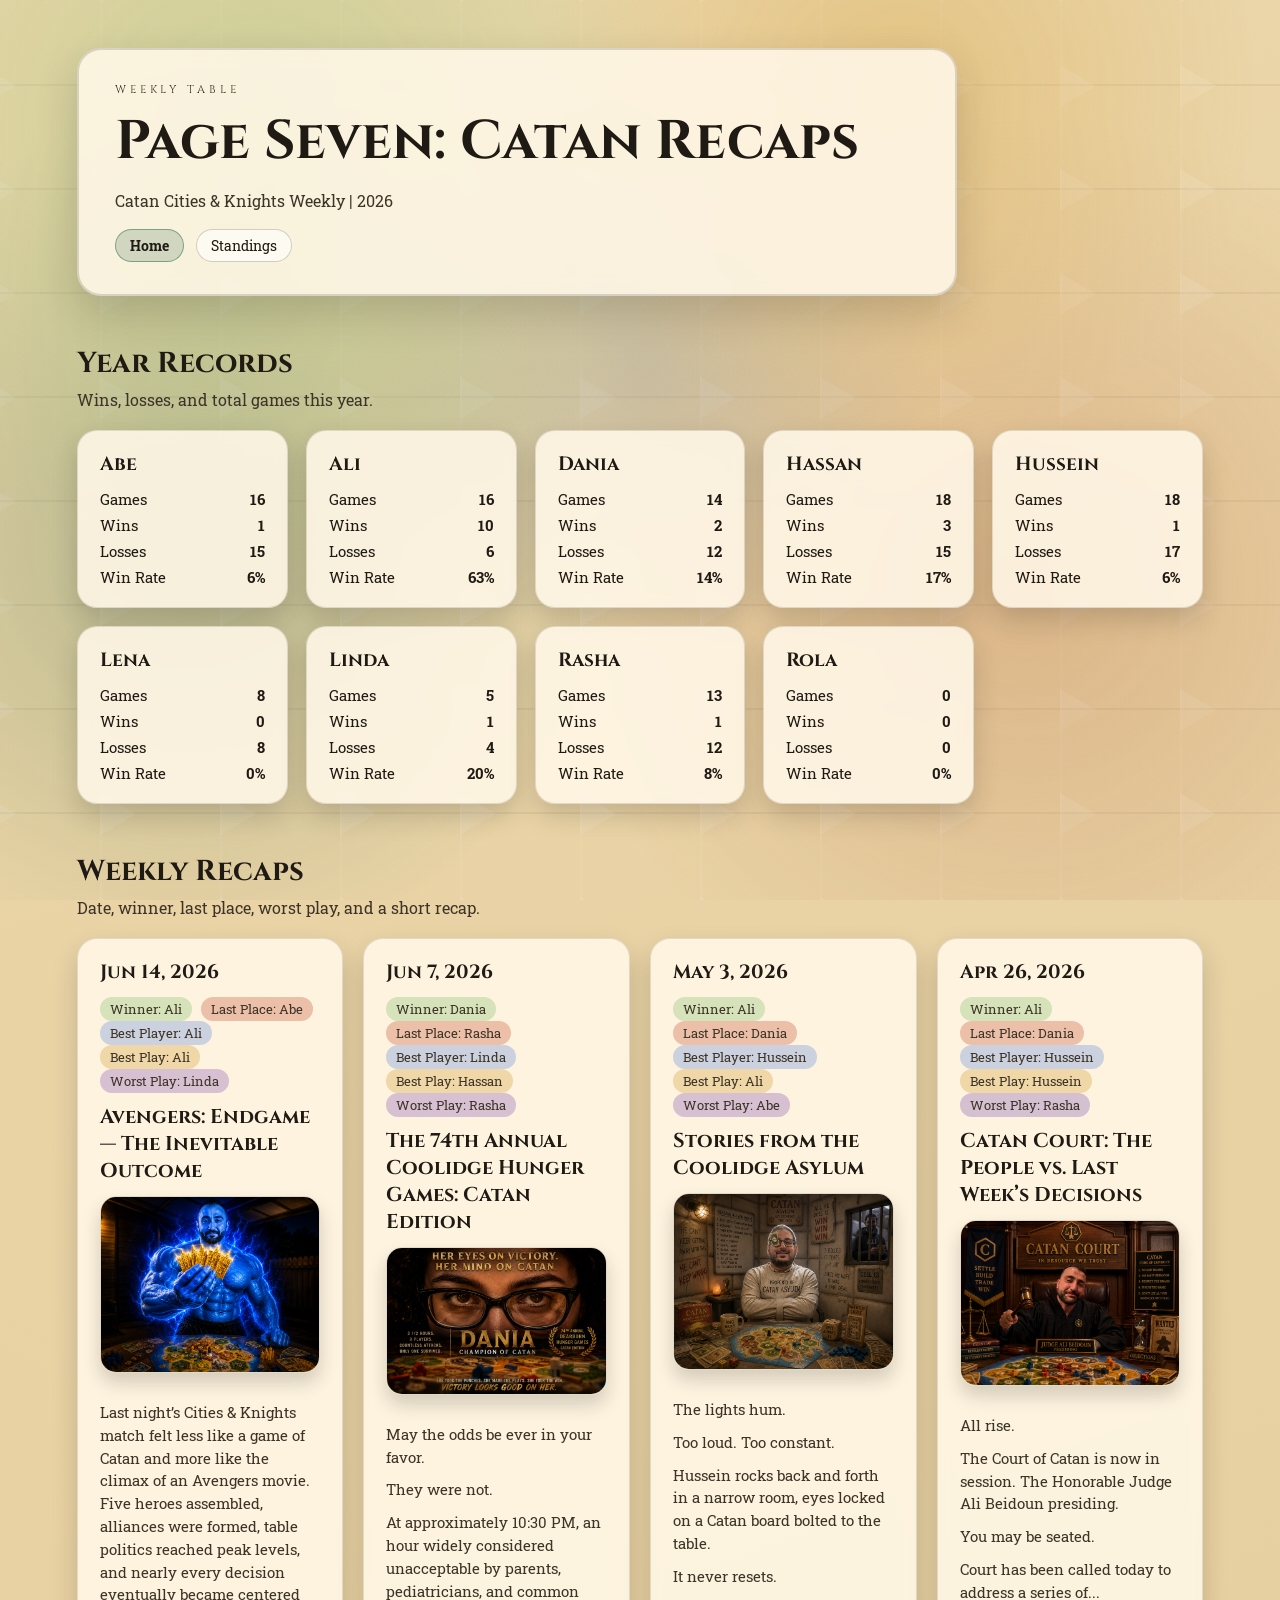
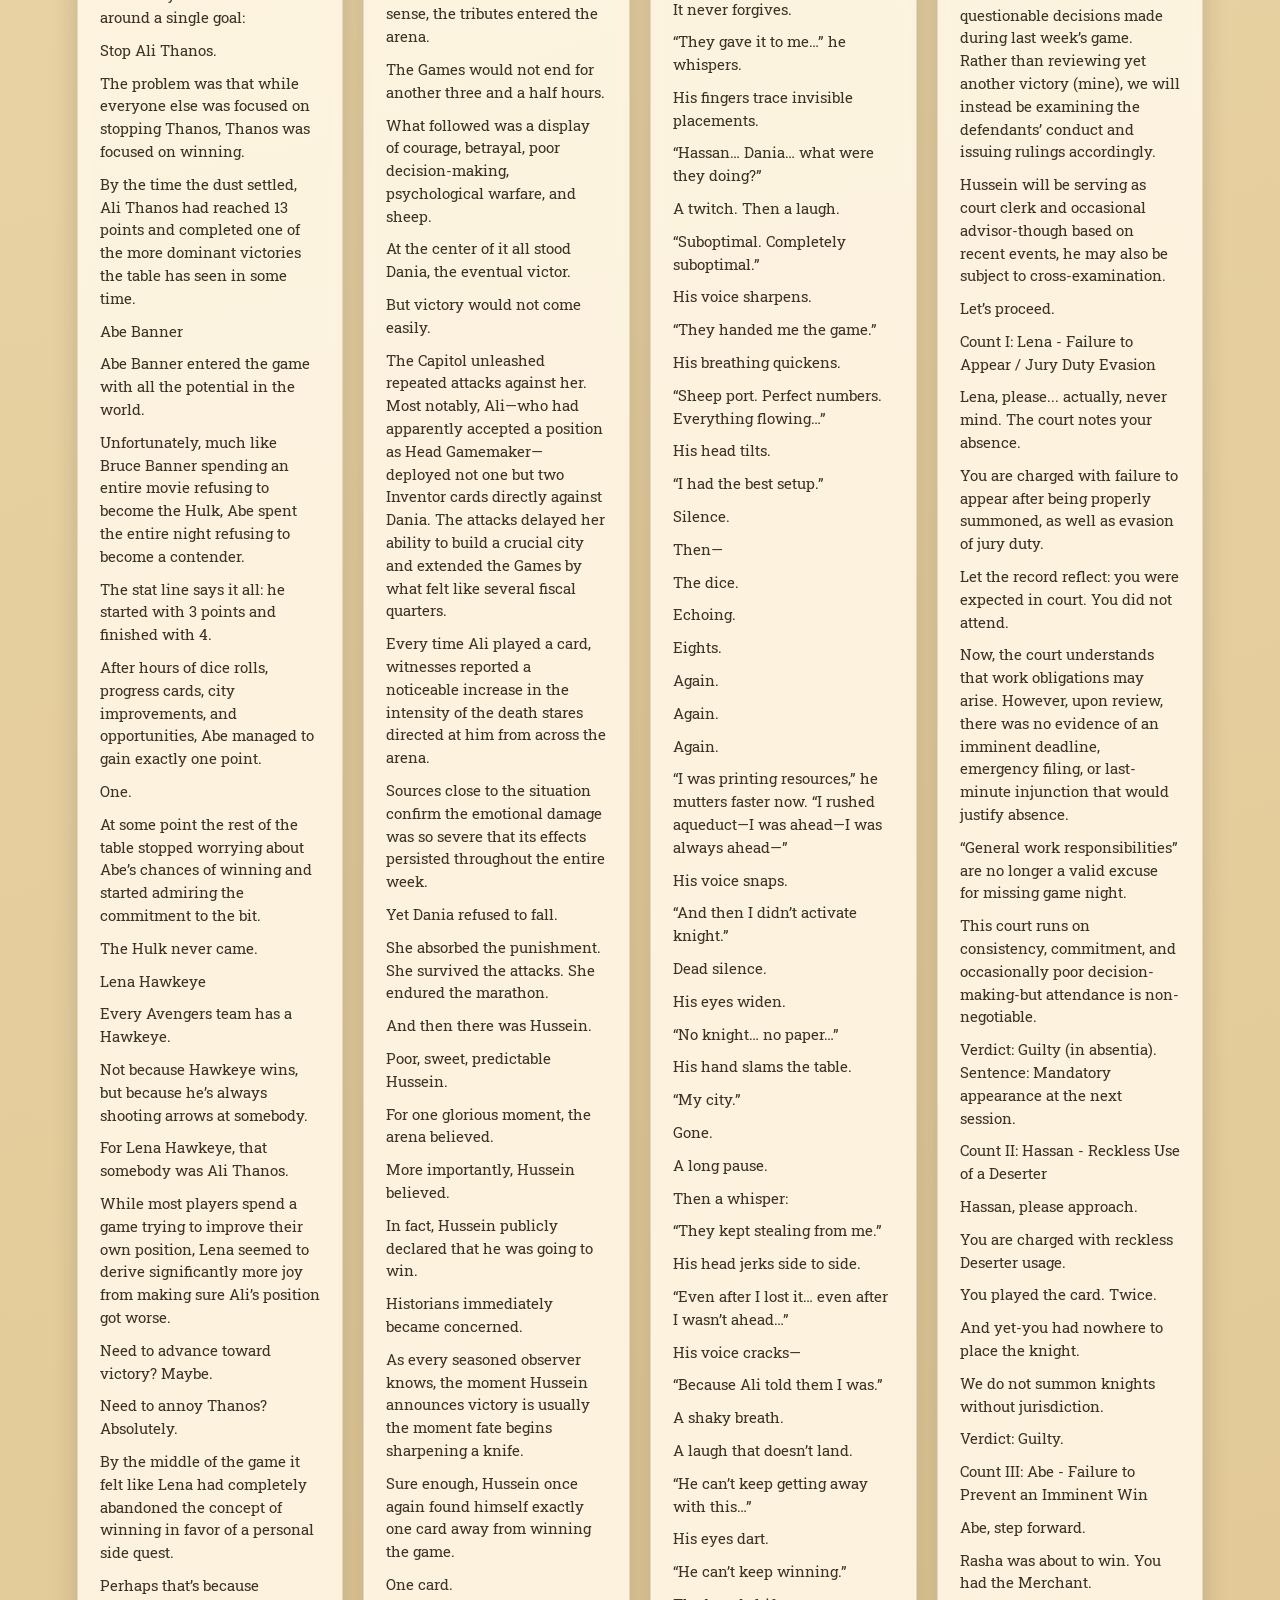
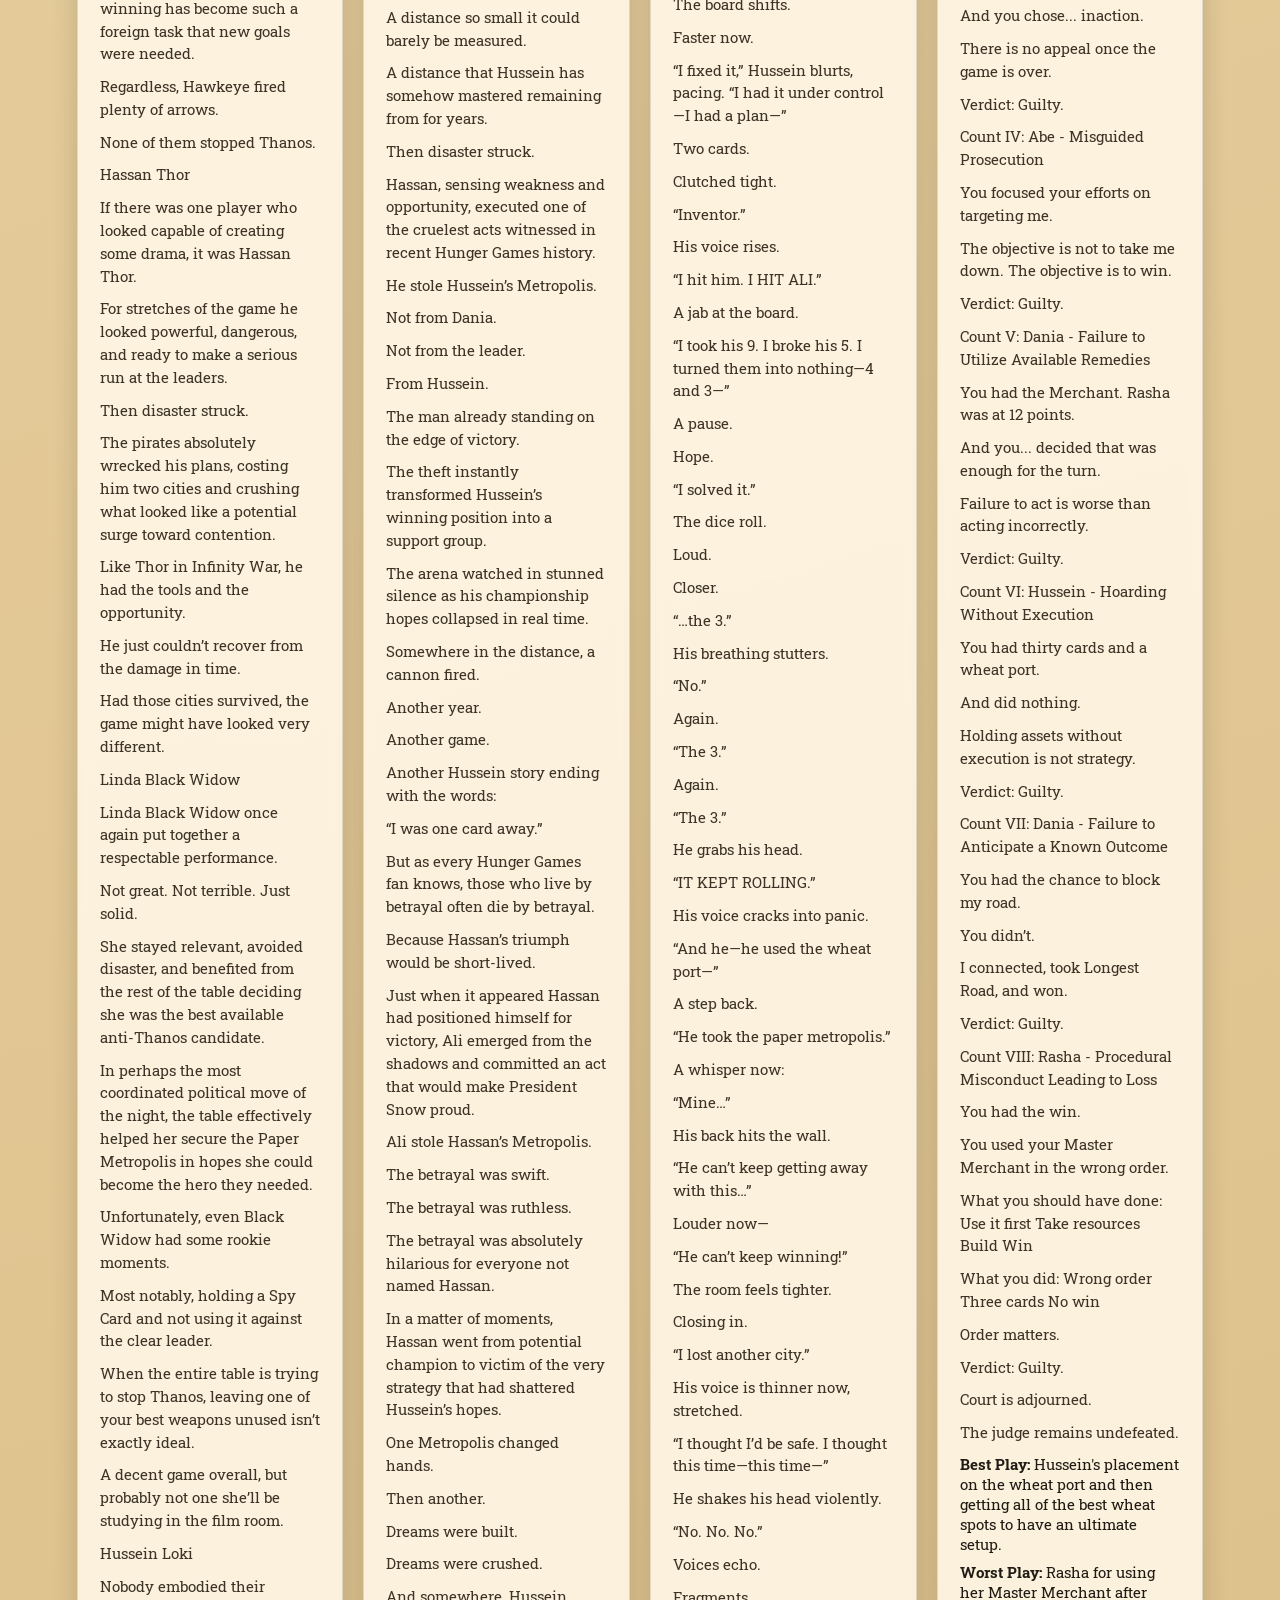
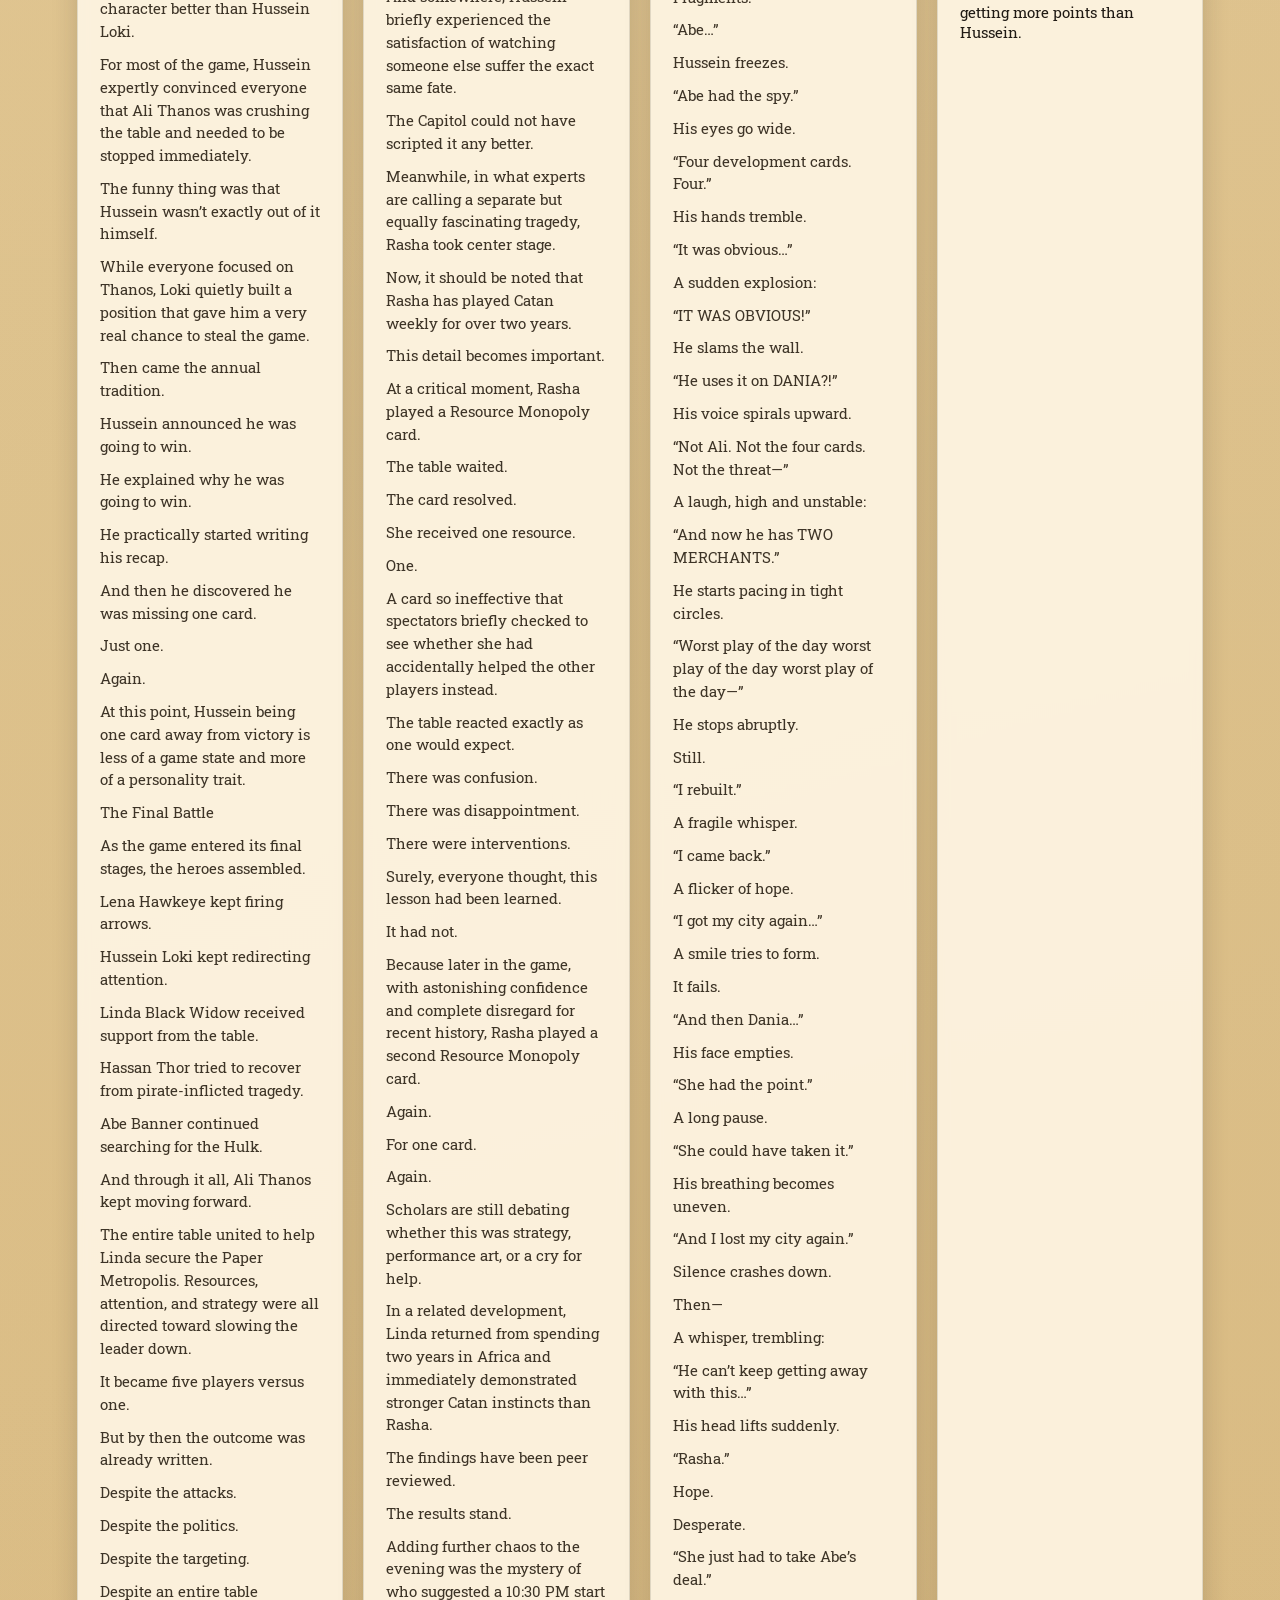
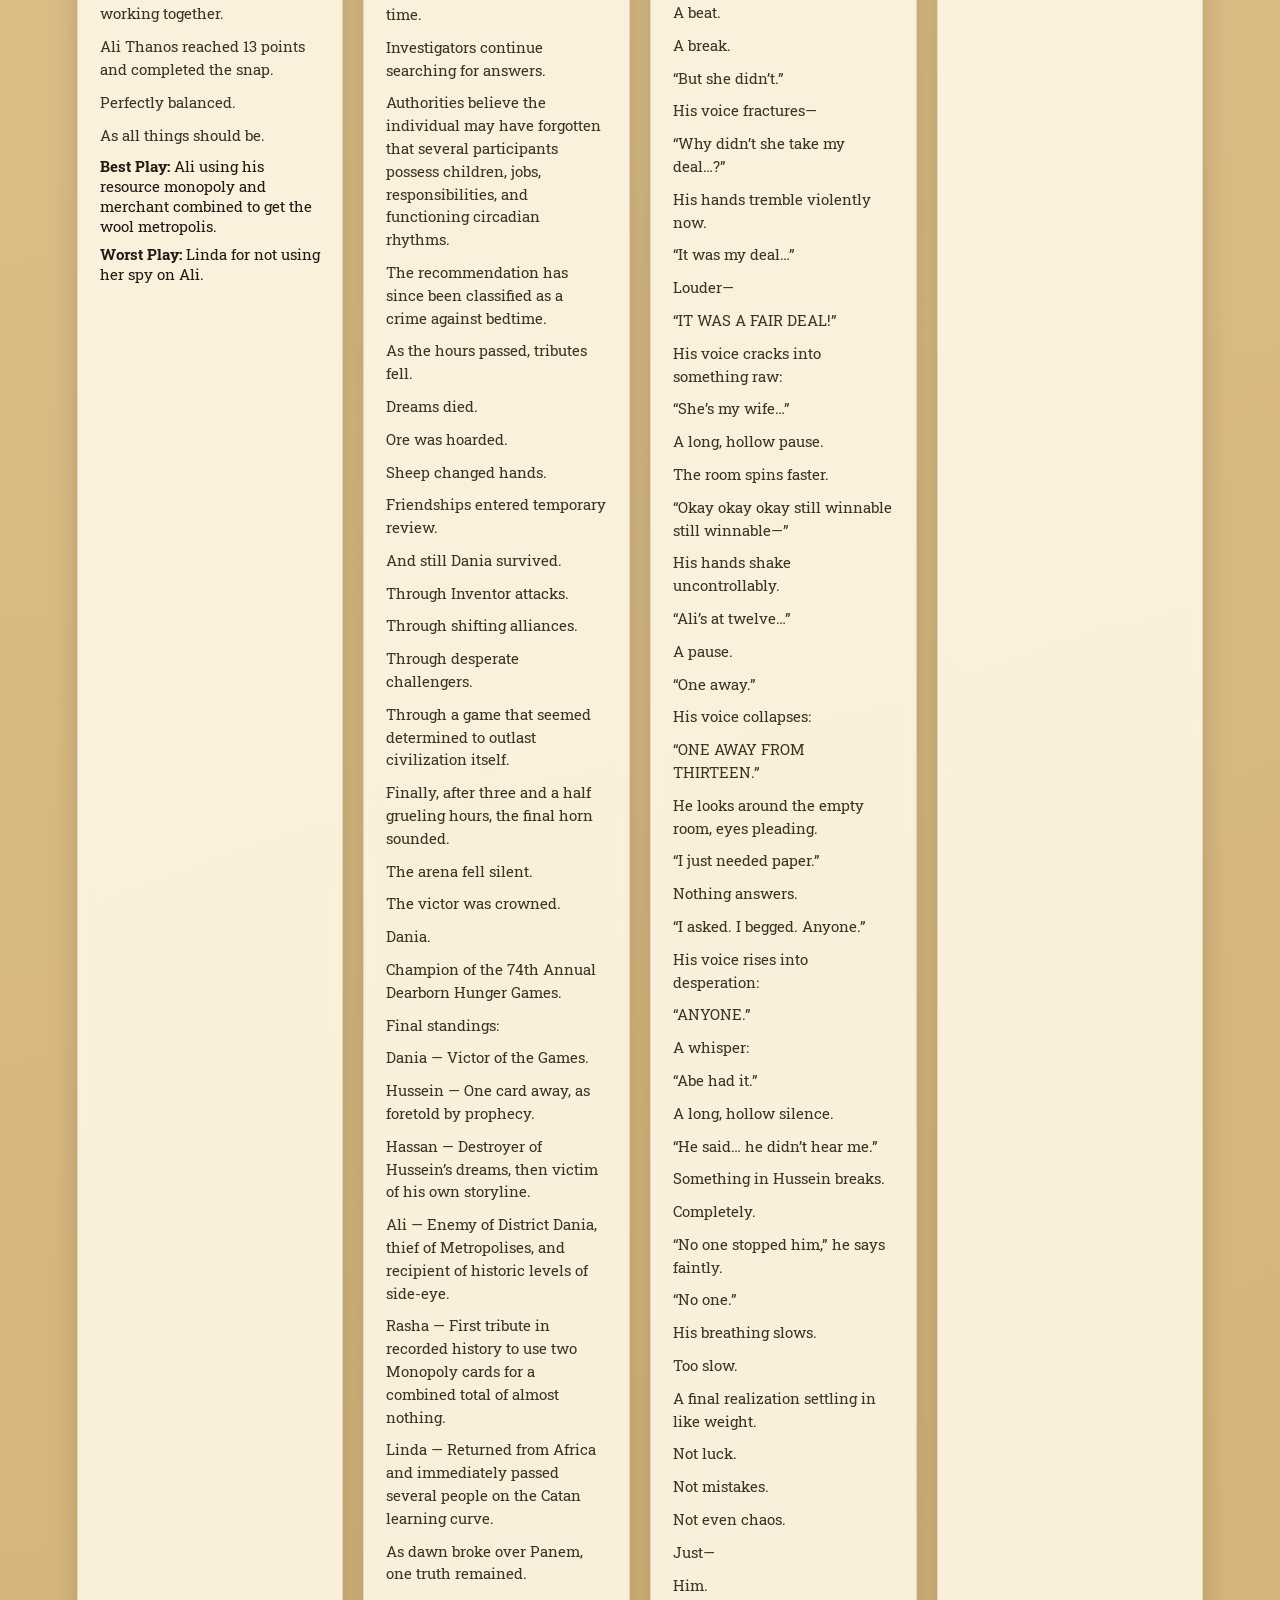
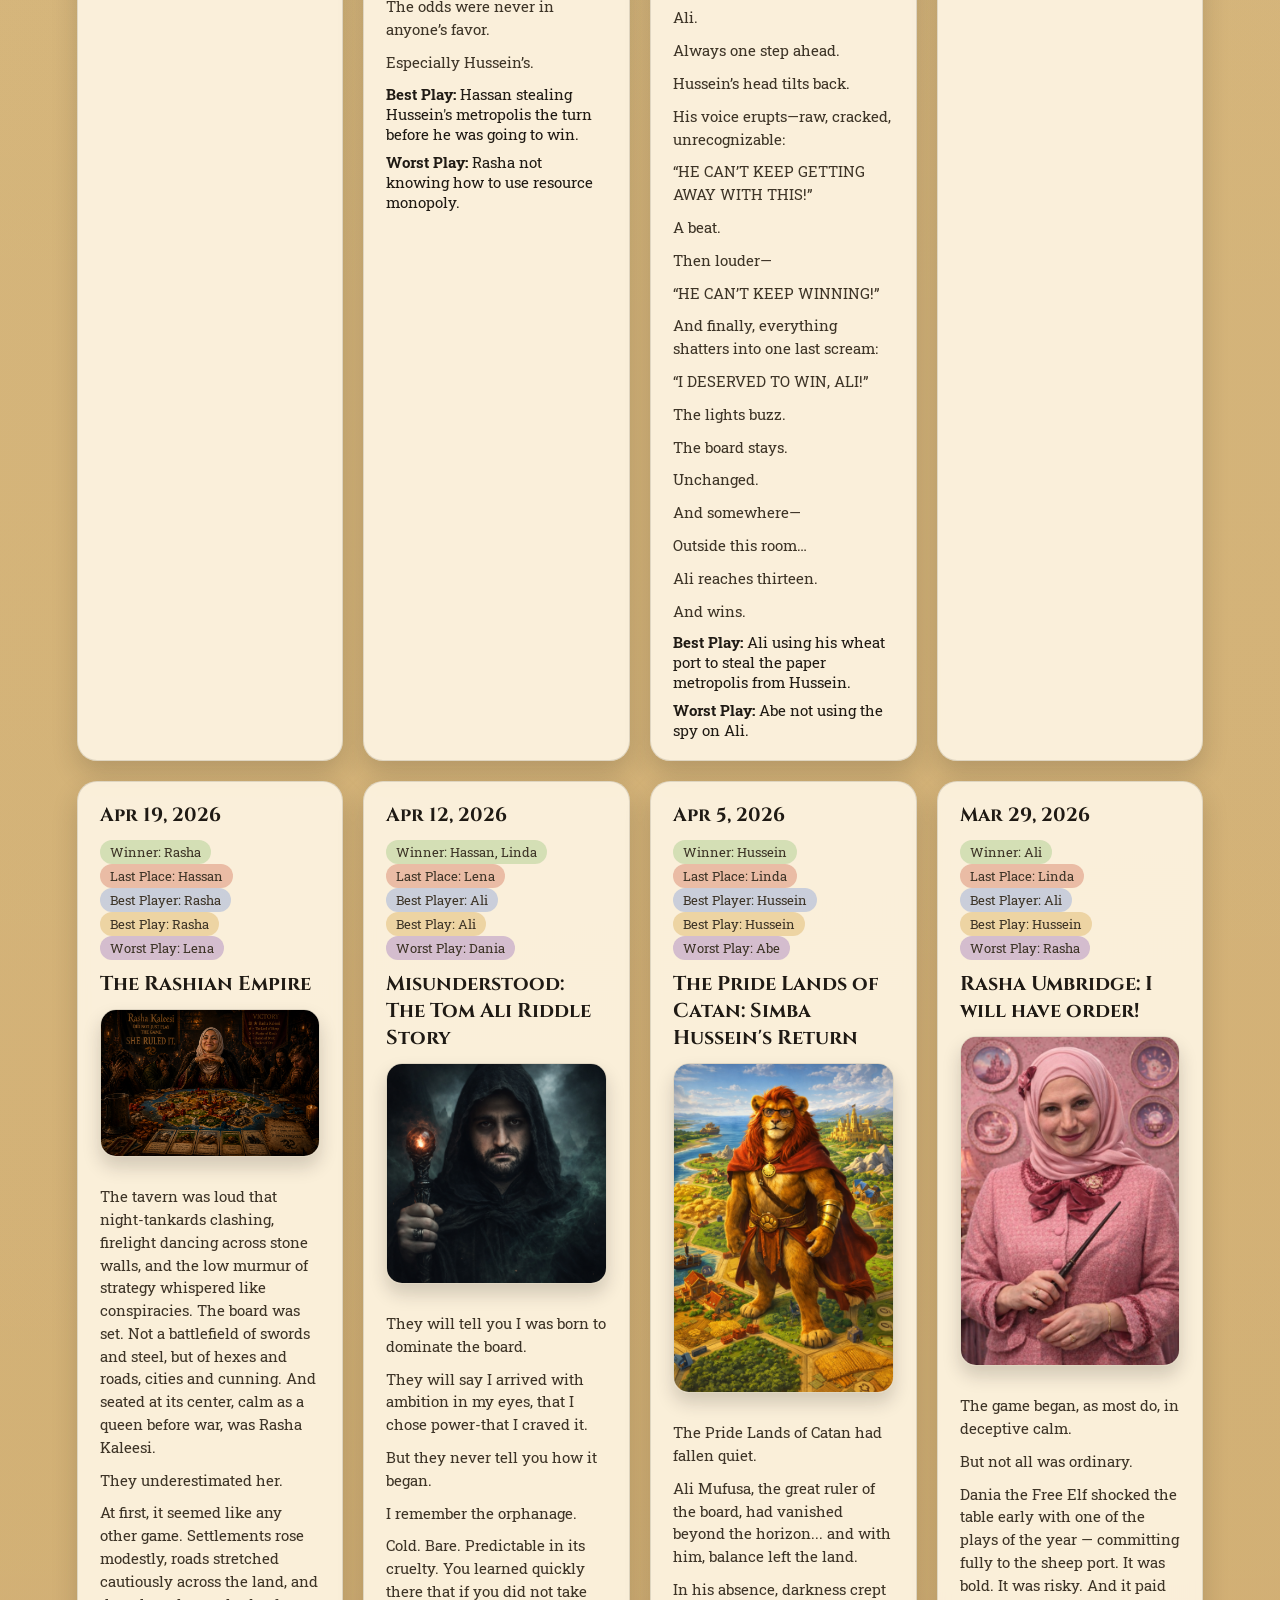
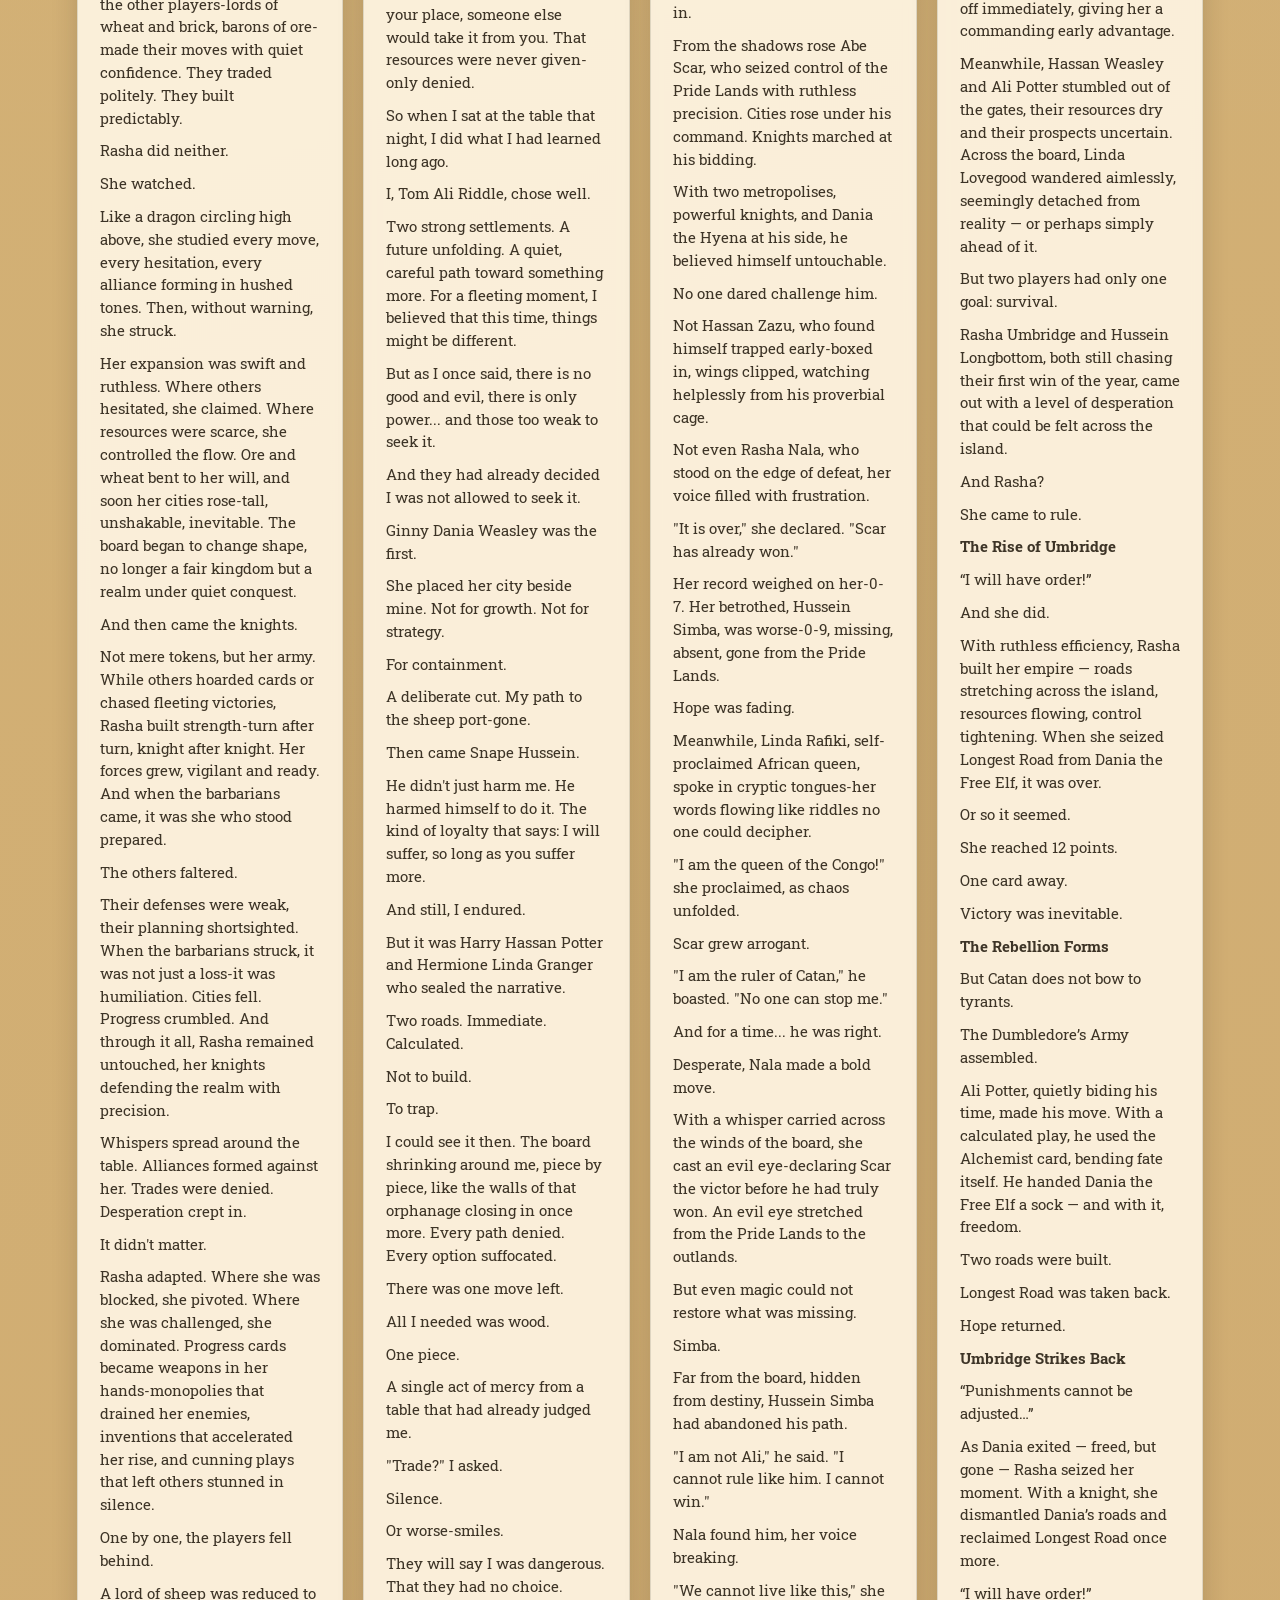
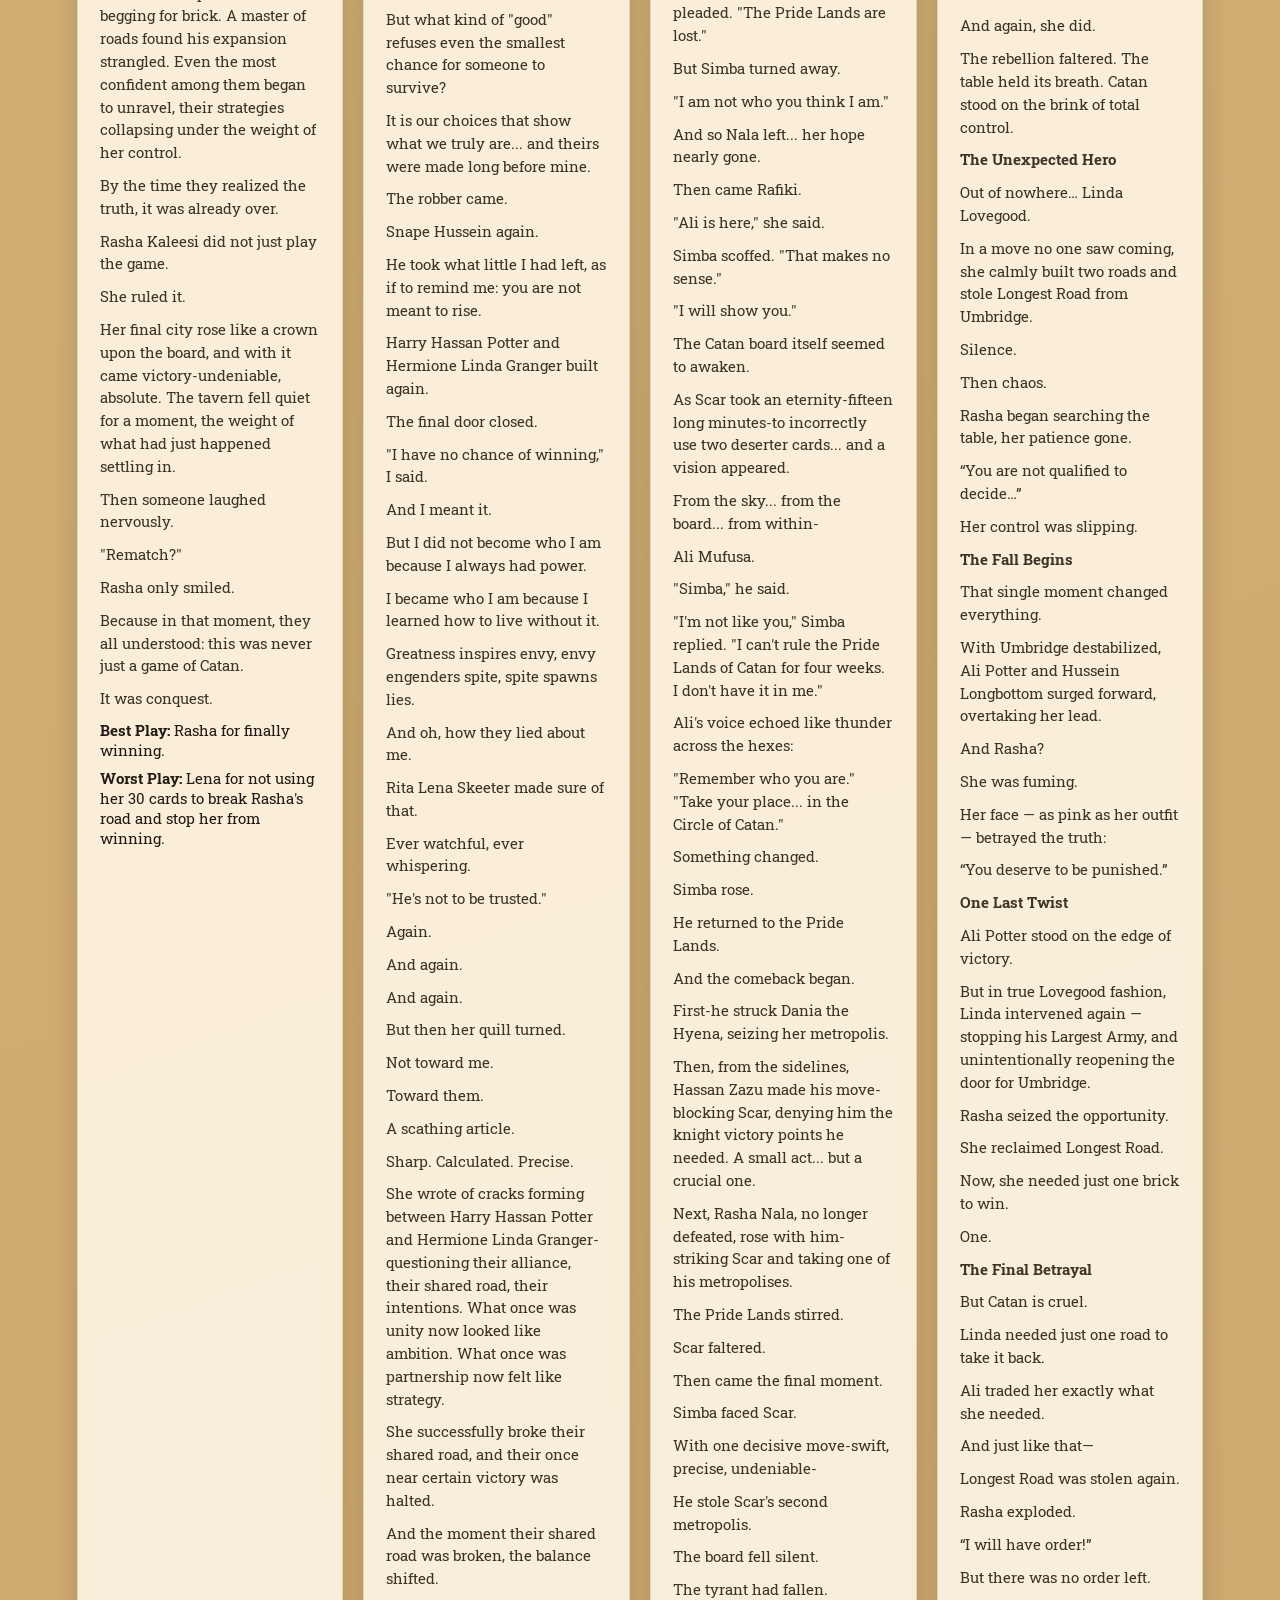
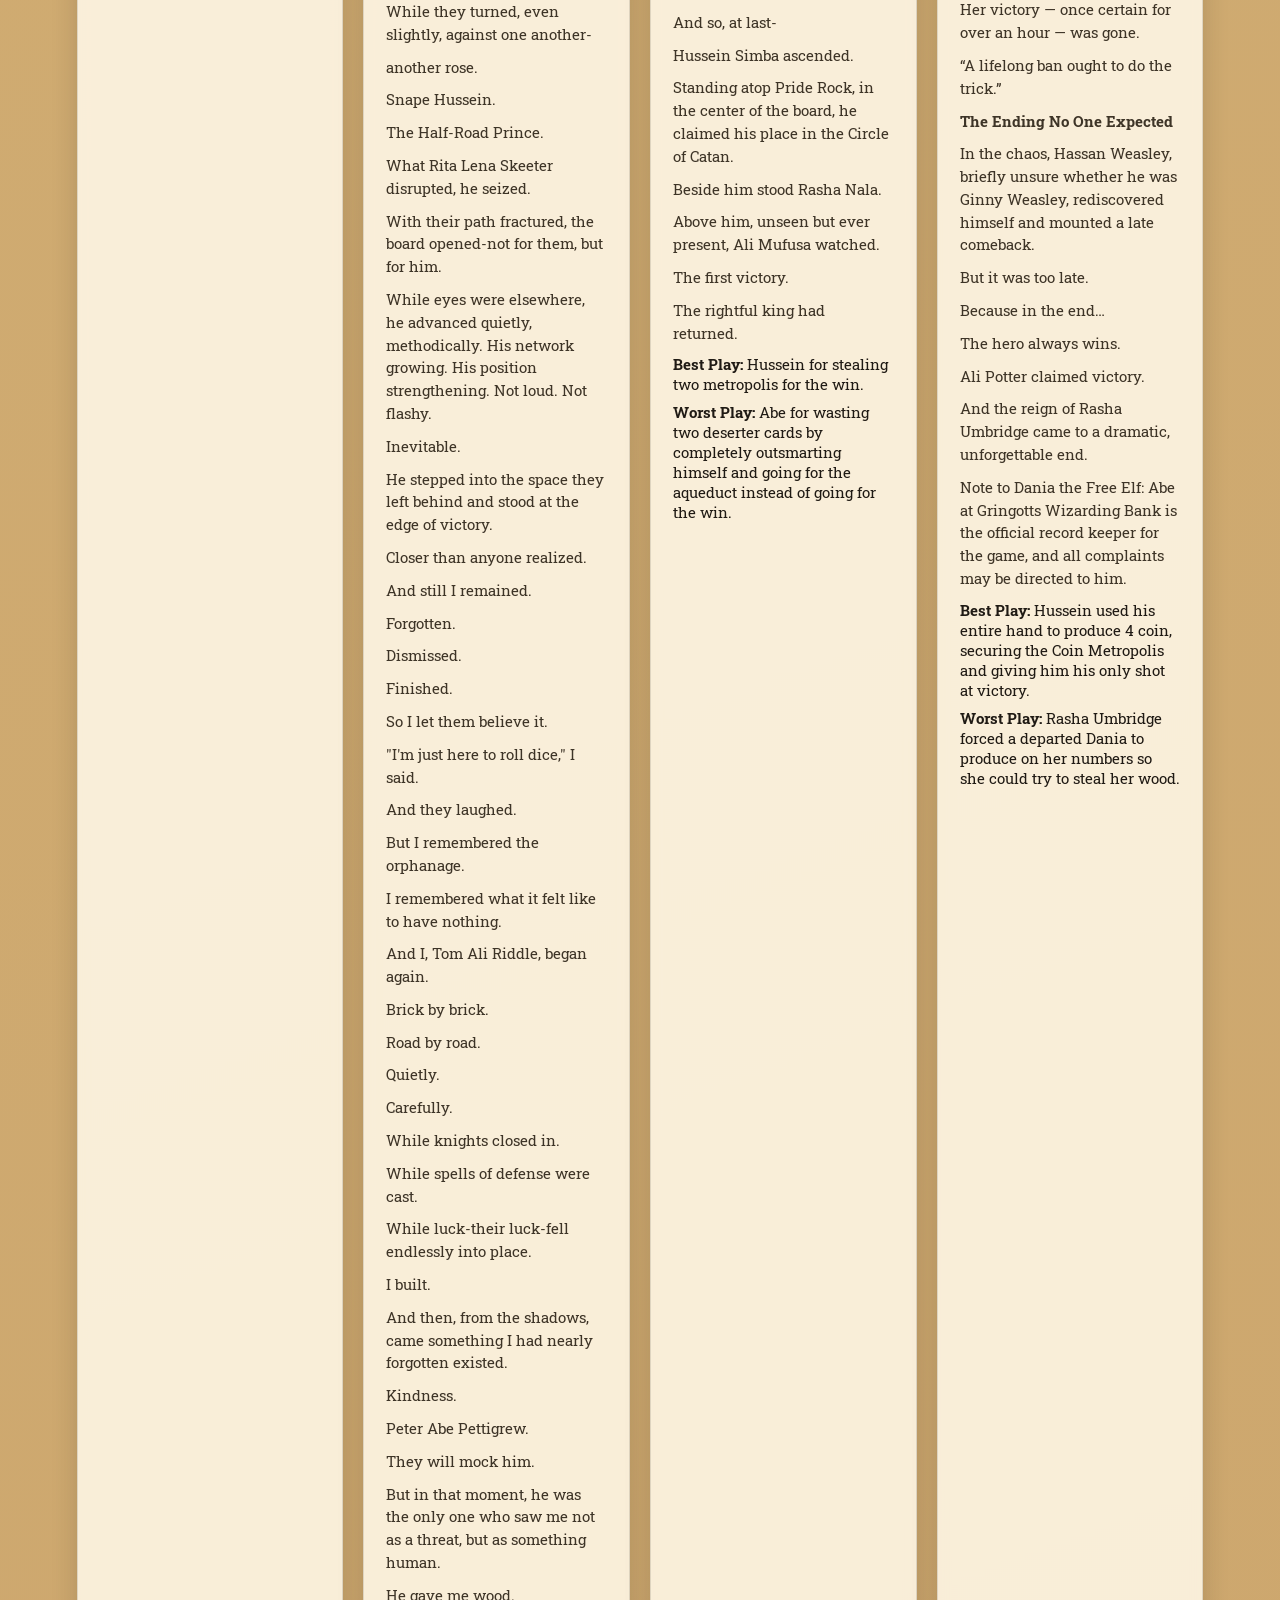
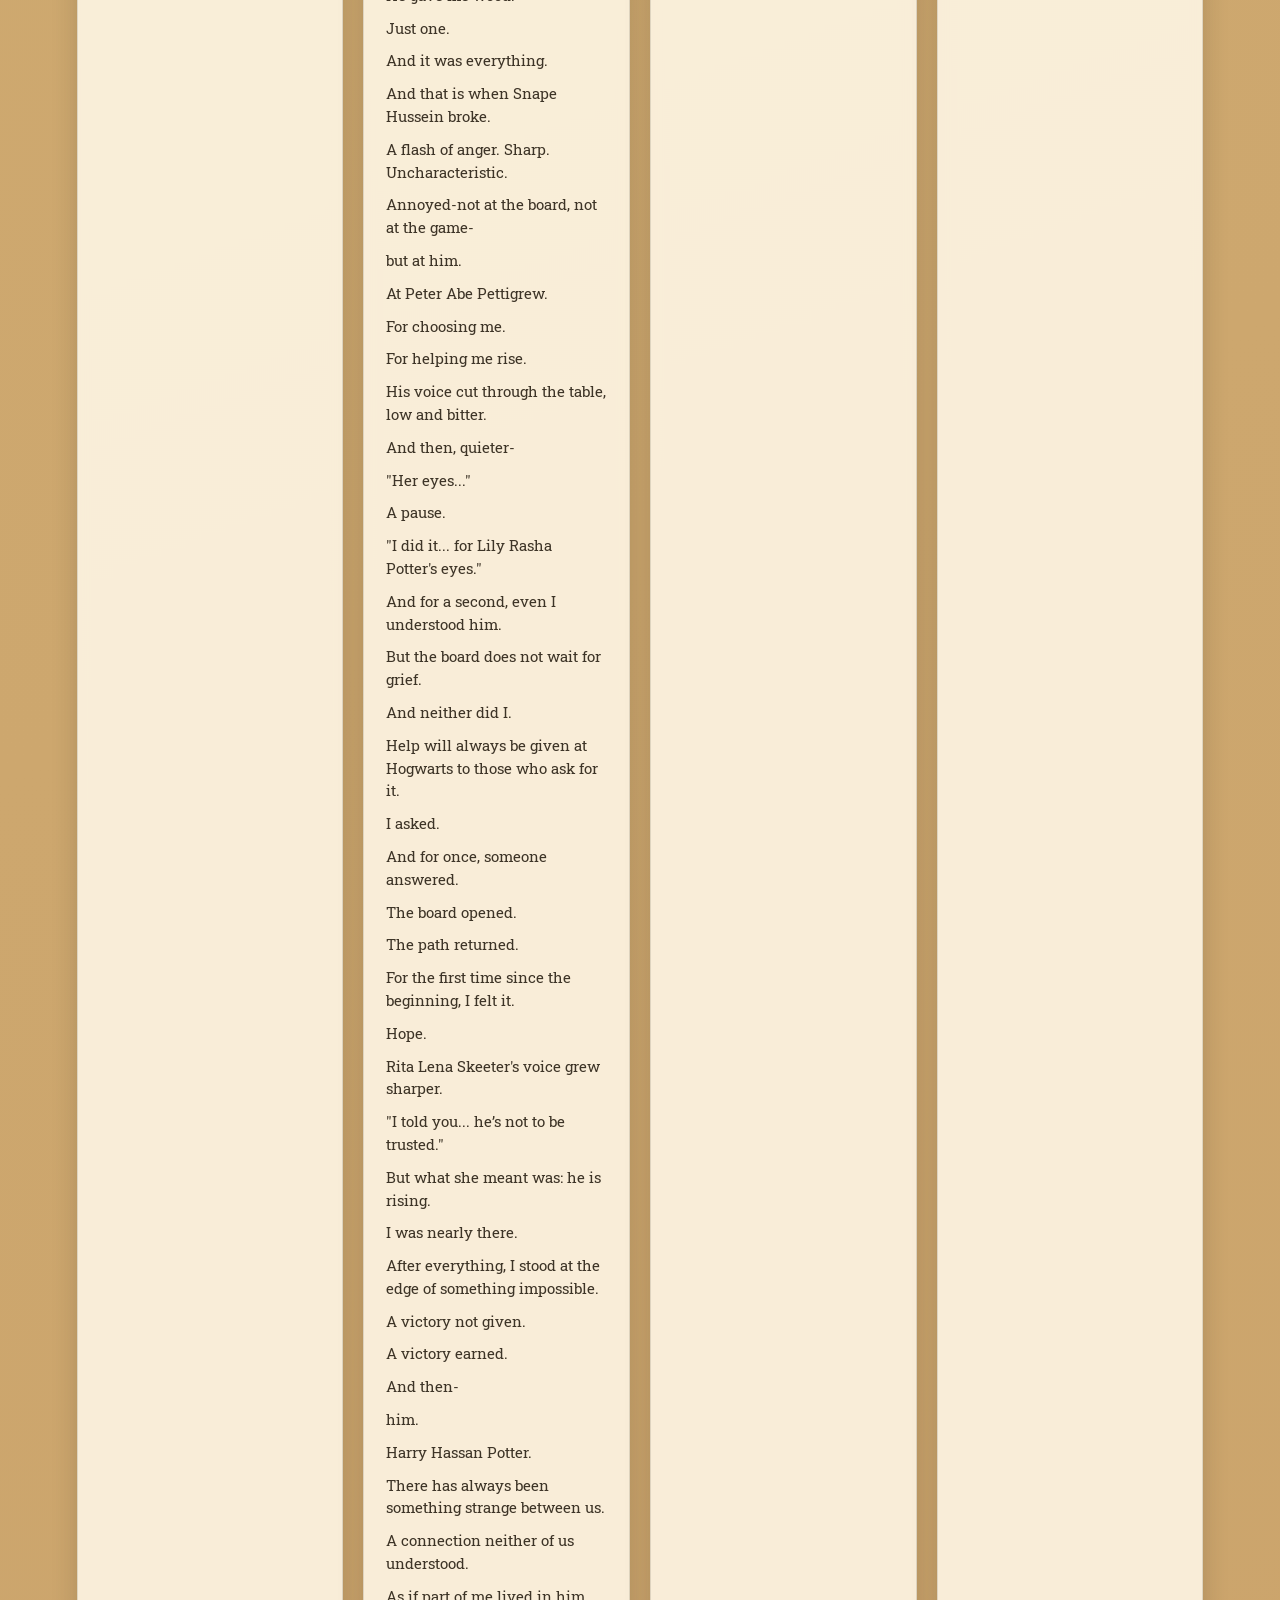
<file: index.html>
<!doctype html>
<html lang="en">
<head>
  <meta charset="utf-8" />
  <meta name="viewport" content="width=device-width, initial-scale=1" />
  <title>Page Seven: Catan Recaps</title>
  <link rel="stylesheet" href="styles.css" />
</head>
<body>
  <div class="board-overlay"></div>
  <main class="page">
    <header class="hero">
      <p class="eyebrow">Weekly Table</p>
      <h1>Page Seven: Catan Recaps</h1>
      <p class="subhead" data-meta>Season Overview</p>
      <nav class="nav">
        <a class="nav-link is-active" href="index.html">Home</a>
        <a class="nav-link" href="standings.html">Standings</a>
      </nav>
    </header>

    <section class="section">
      <div class="section-header">
        <h2>Year Records</h2>
        <p class="section-note">Wins, losses, and total games this year.</p>
      </div>
      <div class="record-grid" data-records></div>
    </section>

    <section class="section">
      <div class="section-header">
        <h2>Weekly Recaps</h2>
        <p class="section-note">Date, winner, last place, worst play, and a short recap.</p>
      </div>
      <div class="recap-grid" data-recaps></div>
    </section>

    <footer class="footer">
      <div class="update-box">
        <h3>How to Update</h3>
        <p>Edit <code>data.json</code> and refresh the page. Add a new entry in <code>weeks</code> for each match.</p>
      </div>
    </footer>
  </main>

  <script src="app.js"></script>
</body>
</html>
</file>
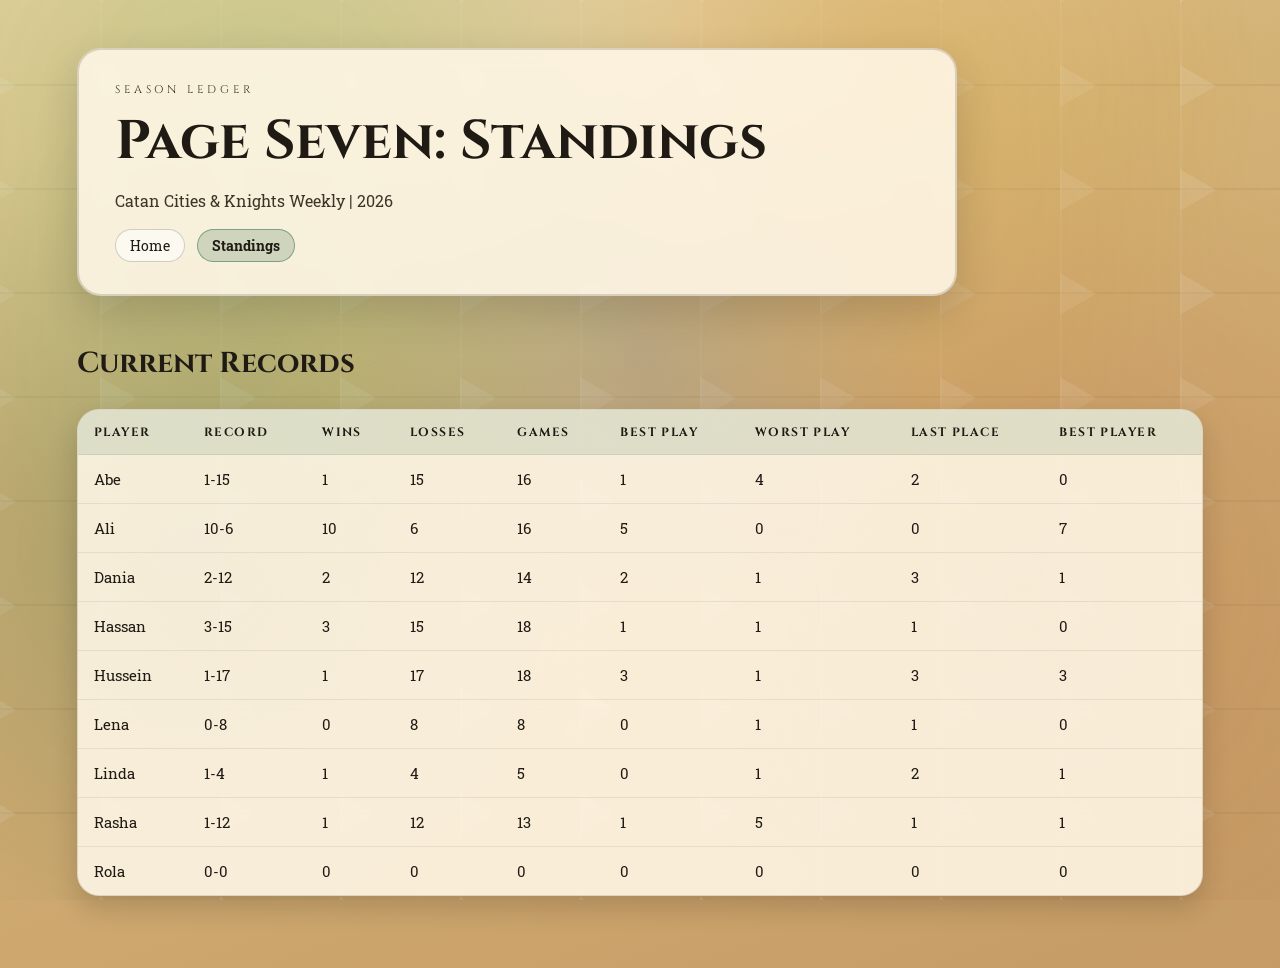
<file: standings.html>
<!doctype html>
<html lang="en">
<head>
  <meta charset="utf-8" />
  <meta name="viewport" content="width=device-width, initial-scale=1" />
  <title>Page Seven: Standings</title>
  <link rel="stylesheet" href="styles.css" />
</head>
<body>
  <div class="board-overlay"></div>
  <main class="page">
    <header class="hero">
      <p class="eyebrow">Season Ledger</p>
      <h1>Page Seven: Standings</h1>
      <p class="subhead" data-meta>Season Overview</p>
      <nav class="nav">
        <a class="nav-link" href="index.html">Home</a>
        <a class="nav-link is-active" href="standings.html">Standings</a>
      </nav>
    </header>

    <section class="section">
      <div class="section-header">
        <h2>Current Records</h2>
        <p class="section-note"></p>
      </div>
      <div class="standings-table" data-standings></div>
    </section>
  </main>

  <script src="app.js"></script>
</body>
</html>
</file>
<file: styles.css>
@import url('https://fonts.googleapis.com/css2?family=Cinzel:wght@400;700;900&family=Roboto+Slab:wght@400;700&display=swap');

:root {
  color-scheme: light;
  --ink: #1f1a14;
  --ink-soft: #3d3427;
  --sand: #f2dfb6;
  --sand-deep: #d6b67a;
  --clay: #b5673a;
  --wood: #2f6b4a;
  --wheat: #d5a23f;
  --ore: #6f7f8c;
  --sheep: #8dbf73;
  --ember: #c4462b;
  --cream: #fff8e8;
  --card: rgba(255, 248, 232, 0.88);
  --shadow: rgba(31, 26, 20, 0.18);
}

* {
  box-sizing: border-box;
}

body {
  margin: 0;
  font-family: "Roboto Slab", "Georgia", serif;
  color: var(--ink);
  background: radial-gradient(circle at top, rgba(255, 248, 232, 0.2), transparent 45%),
    linear-gradient(160deg, #e7cf9c 0%, #d4b377 35%, #c69b65 100%);
  min-height: 100vh;
}

.board-overlay {
  position: fixed;
  inset: 0;
  background-image:
    radial-gradient(circle at 20% 15%, rgba(141, 191, 115, 0.45), transparent 35%),
    radial-gradient(circle at 70% 10%, rgba(213, 162, 63, 0.45), transparent 30%),
    radial-gradient(circle at 50% 40%, rgba(111, 127, 140, 0.35), transparent 35%),
    radial-gradient(circle at 15% 60%, rgba(47, 107, 74, 0.35), transparent 35%),
    radial-gradient(circle at 80% 65%, rgba(181, 103, 58, 0.35), transparent 40%),
    linear-gradient(30deg, rgba(255, 255, 255, 0.15) 12%, transparent 12%),
    linear-gradient(150deg, rgba(255, 255, 255, 0.12) 12%, transparent 12%),
    linear-gradient(90deg, rgba(255, 255, 255, 0.08) 2px, transparent 2px),
    linear-gradient(0deg, rgba(31, 26, 20, 0.07) 2px, transparent 2px);
  background-size: auto, auto, auto, auto, auto, 120px 104px, 120px 104px, 120px 104px, 120px 104px;
  background-position: center;
  opacity: 0.8;
  pointer-events: none;
  z-index: 0;
}

.page {
  position: relative;
  z-index: 1;
  padding: 48px 6vw 72px;
  display: flex;
  flex-direction: column;
  gap: 48px;
}

.hero {
  max-width: 880px;
  background: var(--card);
  border: 2px solid rgba(31, 26, 20, 0.15);
  padding: 32px 36px;
  border-radius: 24px;
  box-shadow: 0 18px 40px var(--shadow);
  backdrop-filter: blur(8px);
}

.eyebrow {
  font-family: "Cinzel", "Garamond", serif;
  text-transform: uppercase;
  letter-spacing: 0.35em;
  font-size: 0.7rem;
  margin: 0 0 8px;
  color: var(--ink-soft);
}

h1 {
  font-family: "Cinzel", "Garamond", serif;
  font-size: clamp(2.4rem, 3vw + 1rem, 3.4rem);
  margin: 0 0 12px;
  color: var(--ink);
}

.subhead {
  margin: 0;
  font-size: 1rem;
  color: var(--ink-soft);
}

.nav {
  display: flex;
  gap: 12px;
  margin-top: 18px;
}

.nav-link {
  text-decoration: none;
  color: var(--ink);
  border: 1px solid rgba(31, 26, 20, 0.2);
  padding: 6px 14px;
  border-radius: 999px;
  font-size: 0.9rem;
  background: rgba(255, 255, 255, 0.6);
  transition: transform 0.2s ease, box-shadow 0.2s ease;
}

.nav-link:hover {
  transform: translateY(-2px);
  box-shadow: 0 8px 18px rgba(31, 26, 20, 0.12);
}

.nav-link.is-active {
  background: rgba(47, 107, 74, 0.2);
  border-color: rgba(47, 107, 74, 0.5);
  font-weight: 700;
}

.section {
  display: flex;
  flex-direction: column;
  gap: 20px;
}

.section-header {
  display: flex;
  flex-direction: column;
  gap: 6px;
}

h2 {
  margin: 0;
  font-family: "Cinzel", "Garamond", serif;
  font-size: 1.8rem;
}

.section-note {
  margin: 0;
  color: var(--ink-soft);
}

.record-grid {
  display: grid;
  grid-template-columns: repeat(auto-fit, minmax(200px, 1fr));
  gap: 18px;
}

.recap-grid {
  display: grid;
  grid-template-columns: repeat(auto-fit, minmax(240px, 1fr));
  gap: 20px;
}

.record-card,
.recap-card {
  background: var(--card);
  border-radius: 20px;
  padding: 20px 22px;
  border: 1px solid rgba(31, 26, 20, 0.12);
  box-shadow: 0 12px 26px var(--shadow);
  backdrop-filter: blur(6px);
}

.record-card h3,
.recap-card h3 {
  margin: 0 0 12px;
  font-family: "Cinzel", "Garamond", serif;
  font-size: 1.2rem;
}

.record-stats {
  display: grid;
  gap: 6px;
}

.stat-line {
  display: flex;
  justify-content: space-between;
  font-size: 0.95rem;
}

.recap-meta {
  font-size: 0.9rem;
  color: var(--ink-soft);
  margin-bottom: 10px;
}

.recap-title {
  margin: 6px 0 12px;
  font-family: "Cinzel", "Garamond", serif;
  font-size: 1.25rem;
  color: var(--ink);
}

.recap-image {
  width: 100%;
  border-radius: 16px;
  margin-bottom: 14px;
  border: 1px solid rgba(31, 26, 20, 0.12);
  box-shadow: 0 10px 18px rgba(31, 26, 20, 0.18);
}

.recap-summary {
  margin: 10px 0 0;
  font-size: 0.95rem;
  color: var(--ink-soft);
  line-height: 1.5;
}

.tag {
  display: inline-block;
  padding: 4px 10px;
  border-radius: 999px;
  font-size: 0.8rem;
  background: rgba(31, 26, 20, 0.08);
  margin-right: 6px;
}

.tag.winner { background: rgba(141, 191, 115, 0.35); }
.tag.last { background: rgba(196, 70, 43, 0.3); }
.tag.best { background: rgba(76, 122, 219, 0.28); }
.tag.bestplay { background: rgba(213, 162, 63, 0.35); }
.tag.worstplay { background: rgba(123, 75, 179, 0.3); }

.best-play {
  margin: 10px 0 0;
  font-size: 0.95rem;
  color: var(--ink);
}

.worst-play {
  margin: 8px 0 0;
  font-size: 0.95rem;
  color: var(--ink);
}

.standings-table {
  background: var(--card);
  border-radius: 22px;
  border: 1px solid rgba(31, 26, 20, 0.12);
  box-shadow: 0 12px 26px var(--shadow);
  overflow: hidden;
}

.standings-table table {
  width: 100%;
  border-collapse: collapse;
  font-size: 0.95rem;
}

.standings-table th,
.standings-table td {
  padding: 14px 16px;
  text-align: left;
  border-bottom: 1px solid rgba(31, 26, 20, 0.08);
}

.standings-table th {
  font-family: "Cinzel", "Garamond", serif;
  text-transform: uppercase;
  letter-spacing: 0.12em;
  font-size: 0.75rem;
  background: rgba(47, 107, 74, 0.12);
}

.standings-table tr:last-child td {
  border-bottom: none;
}

.footer {
  display: flex;
  justify-content: flex-start;
}

.update-box {
  background: rgba(255, 248, 232, 0.9);
  border-radius: 18px;
  padding: 18px 22px;
  border: 1px dashed rgba(31, 26, 20, 0.2);
  max-width: 520px;
}

code {
  font-family: "Courier New", monospace;
  background: rgba(31, 26, 20, 0.08);
  padding: 2px 6px;
  border-radius: 6px;
}

@media (max-width: 700px) {
  .page {
    padding: 32px 5vw 56px;
  }

  .hero {
    padding: 24px;
  }

  .nav {
    flex-wrap: wrap;
  }
}

.recap-image-featured {
  max-width: 560px;
  display: block;
  margin: 0 auto 18px;
}
</file>
